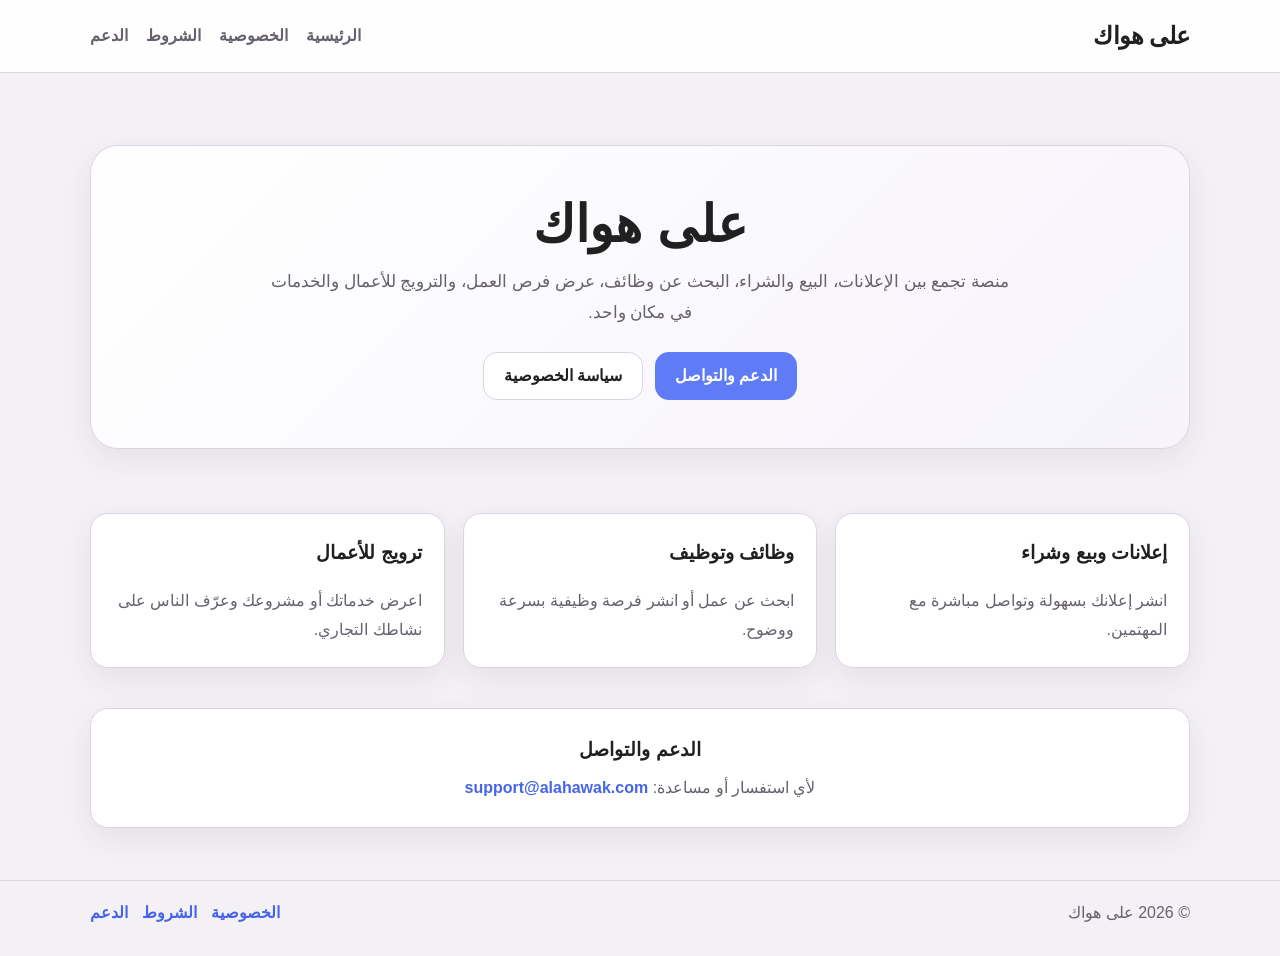
<file: index.html>
<!DOCTYPE html>
<html lang="ar" dir="rtl">
<head>
  <meta charset="UTF-8" />
  <meta name="viewport" content="width=device-width, initial-scale=1.0" />
  <title>على هواك</title>
  <meta name="description" content="على هواك - منصة للإعلانات، الوظائف، البيع والشراء، والترويج للأعمال والخدمات." />
  <link rel="stylesheet" href="style.css" />
</head>
<body>
  <header class="topbar">
    <div class="container nav">
      <div class="brand">على هواك</div>
      <nav class="menu">
        <a href="index.html">الرئيسية</a>
        <a href="privacy.html">الخصوصية</a>
        <a href="terms.html">الشروط</a>
        <a href="support.html">الدعم</a>
      </nav>
    </div>
  </header>

  <main>
    <section class="hero">
      <div class="container hero-box">
        <h1>على هواك</h1>
        <p>
          منصة تجمع بين الإعلانات، البيع والشراء، البحث عن وظائف،
          عرض فرص العمل، والترويج للأعمال والخدمات في مكان واحد.
        </p>
        <div class="hero-actions">
          <a class="btn primary" href="support.html">الدعم والتواصل</a>
          <a class="btn secondary" href="privacy.html">سياسة الخصوصية</a>
        </div>
      </div>
    </section>

    <section class="features container">
      <div class="card">
        <h2>إعلانات وبيع وشراء</h2>
        <p>انشر إعلانك بسهولة وتواصل مباشرة مع المهتمين.</p>
      </div>
      <div class="card">
        <h2>وظائف وتوظيف</h2>
        <p>ابحث عن عمل أو انشر فرصة وظيفية بسرعة ووضوح.</p>
      </div>
      <div class="card">
        <h2>ترويج للأعمال</h2>
        <p>اعرض خدماتك أو مشروعك وعرّف الناس على نشاطك التجاري.</p>
      </div>
    </section>

    <section class="contact-strip">
      <div class="container">
        <h3>الدعم والتواصل</h3>
        <p>
          لأي استفسار أو مساعدة:
          <a href="mailto:support@alahawak.com">support@alahawak.com</a>
        </p>
      </div>
    </section>
  </main>

  <footer class="footer">
    <div class="container footer-links">
      <span>© 2026 على هواك</span>
      <div>
        <a href="privacy.html">الخصوصية</a>
        <a href="terms.html">الشروط</a>
        <a href="support.html">الدعم</a>
      </div>
    </div>
  </footer>
</body>
</html>
</file>
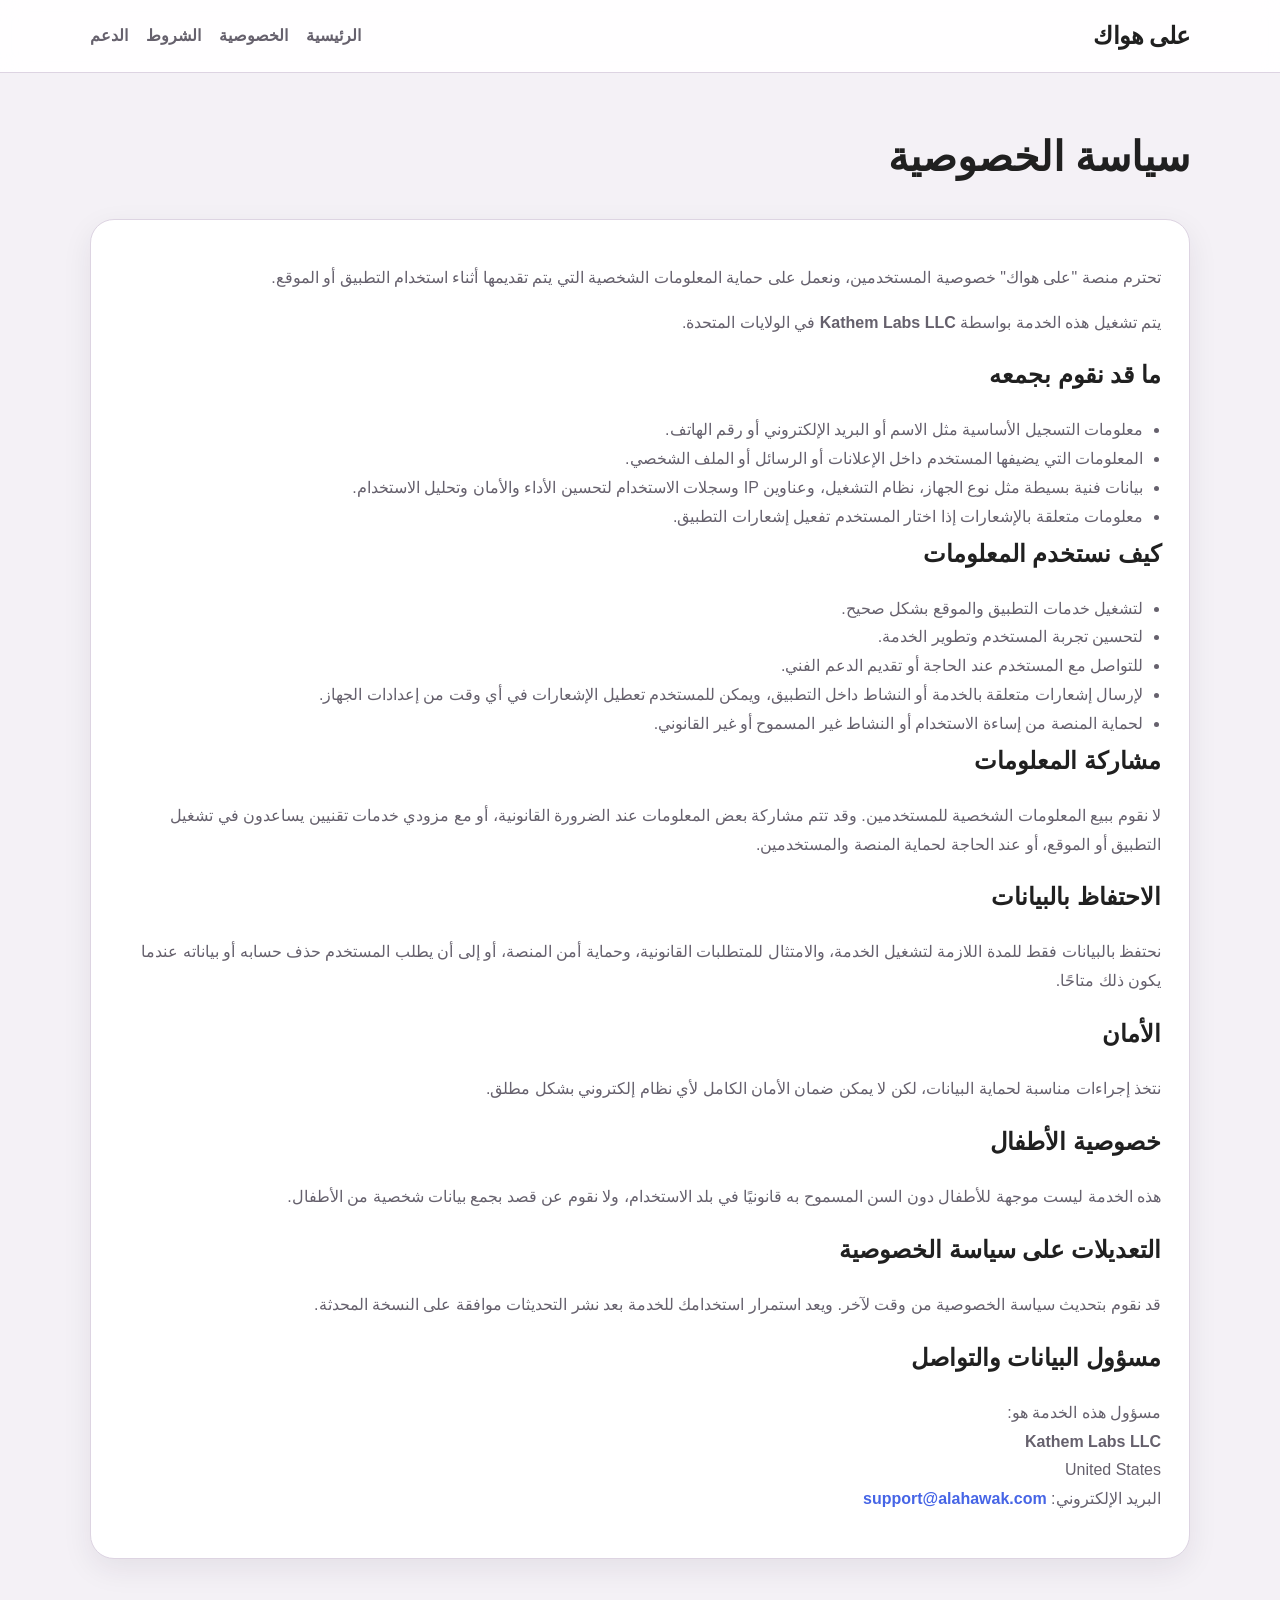
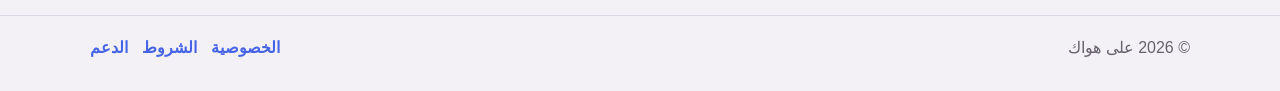
<file: privacy.html>
<!DOCTYPE html>
<html lang="ar" dir="rtl">
<head>
  <meta charset="UTF-8" />
  <meta name="viewport" content="width=device-width, initial-scale=1.0" />
  <title>سياسة الخصوصية - على هواك</title>
  <link rel="stylesheet" href="style.css" />
</head>
<body>
  <header class="topbar">
    <div class="container nav">
      <div class="brand">على هواك</div>
      <nav class="menu">
        <a href="index.html">الرئيسية</a>
        <a href="privacy.html">الخصوصية</a>
        <a href="terms.html">الشروط</a>
        <a href="support.html">الدعم</a>
      </nav>
    </div>
  </header>

  <main class="container">
    <section class="page-header">
      <h1>سياسة الخصوصية</h1>
    </section>

    <section class="page-content">
      <div class="page-box">
        <p>
          تحترم منصة "على هواك" خصوصية المستخدمين، ونعمل على حماية المعلومات
          الشخصية التي يتم تقديمها أثناء استخدام التطبيق أو الموقع.
        </p>

        <p>
          يتم تشغيل هذه الخدمة بواسطة <strong>Kathem Labs LLC</strong> في الولايات المتحدة.
        </p>

        <h2>ما قد نقوم بجمعه</h2>
        <ul>
          <li>معلومات التسجيل الأساسية مثل الاسم أو البريد الإلكتروني أو رقم الهاتف.</li>
          <li>المعلومات التي يضيفها المستخدم داخل الإعلانات أو الرسائل أو الملف الشخصي.</li>
          <li>بيانات فنية بسيطة مثل نوع الجهاز، نظام التشغيل، وعناوين IP وسجلات الاستخدام لتحسين الأداء والأمان وتحليل الاستخدام.</li>
          <li>معلومات متعلقة بالإشعارات إذا اختار المستخدم تفعيل إشعارات التطبيق.</li>
        </ul>

        <h2>كيف نستخدم المعلومات</h2>
        <ul>
          <li>لتشغيل خدمات التطبيق والموقع بشكل صحيح.</li>
          <li>لتحسين تجربة المستخدم وتطوير الخدمة.</li>
          <li>للتواصل مع المستخدم عند الحاجة أو تقديم الدعم الفني.</li>
          <li>لإرسال إشعارات متعلقة بالخدمة أو النشاط داخل التطبيق، ويمكن للمستخدم تعطيل الإشعارات في أي وقت من إعدادات الجهاز.</li>
          <li>لحماية المنصة من إساءة الاستخدام أو النشاط غير المسموح أو غير القانوني.</li>
        </ul>

        <h2>مشاركة المعلومات</h2>
        <p>
          لا نقوم ببيع المعلومات الشخصية للمستخدمين. وقد تتم مشاركة بعض
          المعلومات عند الضرورة القانونية، أو مع مزودي خدمات تقنيين يساعدون
          في تشغيل التطبيق أو الموقع، أو عند الحاجة لحماية المنصة والمستخدمين.
        </p>

        <h2>الاحتفاظ بالبيانات</h2>
        <p>
          نحتفظ بالبيانات فقط للمدة اللازمة لتشغيل الخدمة، والامتثال للمتطلبات
          القانونية، وحماية أمن المنصة، أو إلى أن يطلب المستخدم حذف حسابه أو
          بياناته عندما يكون ذلك متاحًا.
        </p>

        <h2>الأمان</h2>
        <p>
          نتخذ إجراءات مناسبة لحماية البيانات، لكن لا يمكن ضمان الأمان الكامل
          لأي نظام إلكتروني بشكل مطلق.
        </p>

        <h2>خصوصية الأطفال</h2>
        <p>
          هذه الخدمة ليست موجهة للأطفال دون السن المسموح به قانونيًا في
          بلد الاستخدام، ولا نقوم عن قصد بجمع بيانات شخصية من الأطفال.
        </p>

        <h2>التعديلات على سياسة الخصوصية</h2>
        <p>
          قد نقوم بتحديث سياسة الخصوصية من وقت لآخر. ويعد استمرار استخدامك
          للخدمة بعد نشر التحديثات موافقة على النسخة المحدثة.
        </p>

        <h2>مسؤول البيانات والتواصل</h2>
        <p>
          مسؤول هذه الخدمة هو:
          <br />
          <strong>Kathem Labs LLC</strong>
          <br />
          United States
          <br />
          البريد الإلكتروني:
          <a href="mailto:support@alahawak.com">support@alahawak.com</a>
        </p>
      </div>
    </section>
  </main>

  <footer class="footer">
    <div class="container footer-links">
      <span>© 2026 على هواك</span>
      <div>
        <a href="privacy.html">الخصوصية</a>
        <a href="terms.html">الشروط</a>
        <a href="support.html">الدعم</a>
      </div>
    </div>
  </footer>
</body>
</html>
</file>
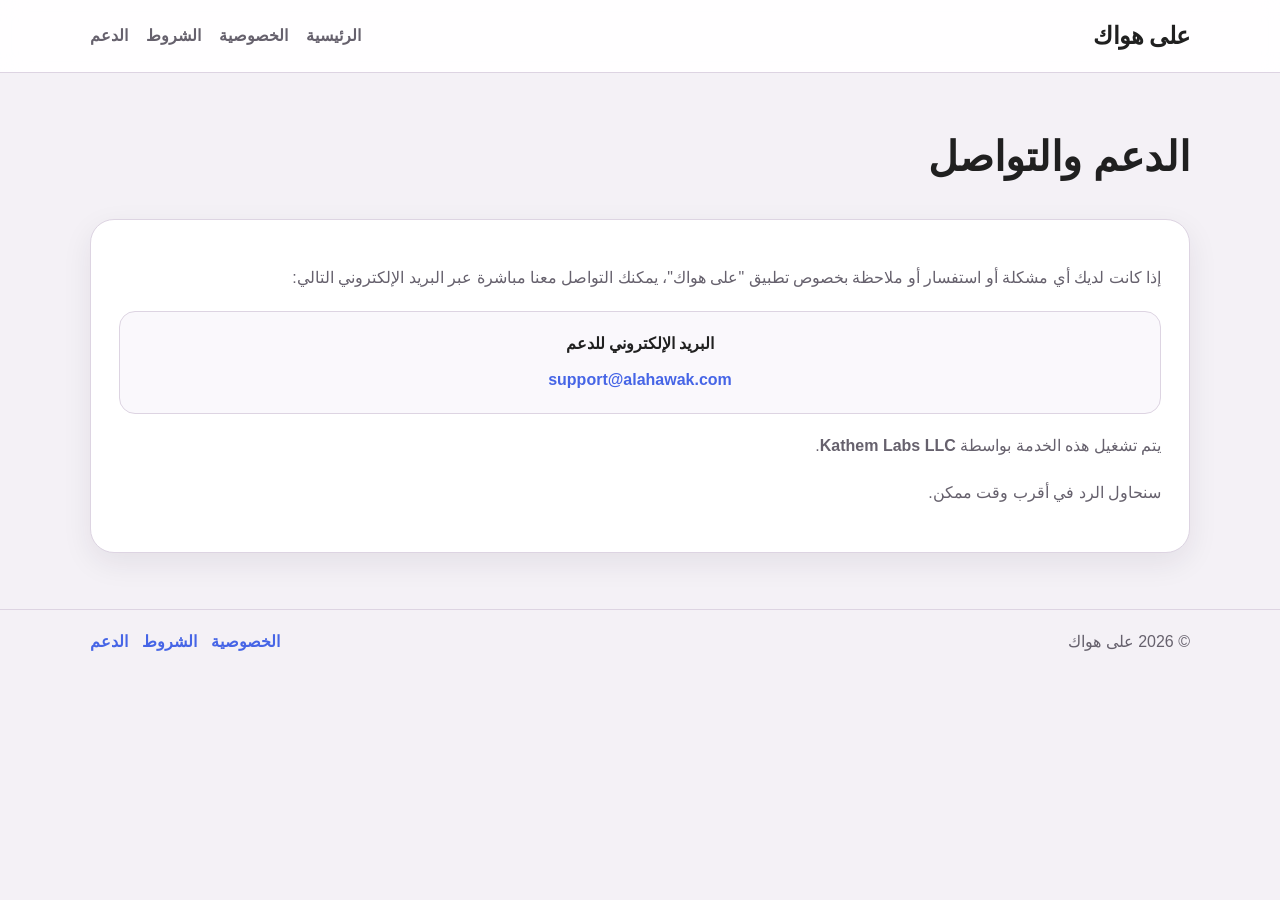
<file: support.html>
<!DOCTYPE html>
<html lang="ar" dir="rtl">
<head>
  <meta charset="UTF-8" />
  <meta name="viewport" content="width=device-width, initial-scale=1.0" />
  <title>الدعم والتواصل - على هواك</title>
  <link rel="stylesheet" href="style.css" />
</head>
<body>
  <header class="topbar">
    <div class="container nav">
      <div class="brand">على هواك</div>
      <nav class="menu">
        <a href="index.html">الرئيسية</a>
        <a href="privacy.html">الخصوصية</a>
        <a href="terms.html">الشروط</a>
        <a href="support.html">الدعم</a>
      </nav>
    </div>
  </header>

  <main class="container">
    <section class="page-header">
      <h1>الدعم والتواصل</h1>
    </section>

    <section class="page-content">
      <div class="page-box">
        <p>
          إذا كانت لديك أي مشكلة أو استفسار أو ملاحظة بخصوص تطبيق "على هواك"،
          يمكنك التواصل معنا مباشرة عبر البريد الإلكتروني التالي:
        </p>

        <div class="mail-box">
          <strong>البريد الإلكتروني للدعم</strong>
          <a href="mailto:support@alahawak.com">support@alahawak.com</a>
        </div>

        <p style="margin-top: 18px;">
          يتم تشغيل هذه الخدمة بواسطة <strong>Kathem Labs LLC</strong>.
        </p>

        <p style="margin-top: 18px;">
          سنحاول الرد في أقرب وقت ممكن.
        </p>
      </div>
    </section>
  </main>

  <footer class="footer">
    <div class="container footer-links">
      <span>© 2026 على هواك</span>
      <div>
        <a href="privacy.html">الخصوصية</a>
        <a href="terms.html">الشروط</a>
        <a href="support.html">الدعم</a>
      </div>
    </div>
  </footer>
</body>
</html>
</file>
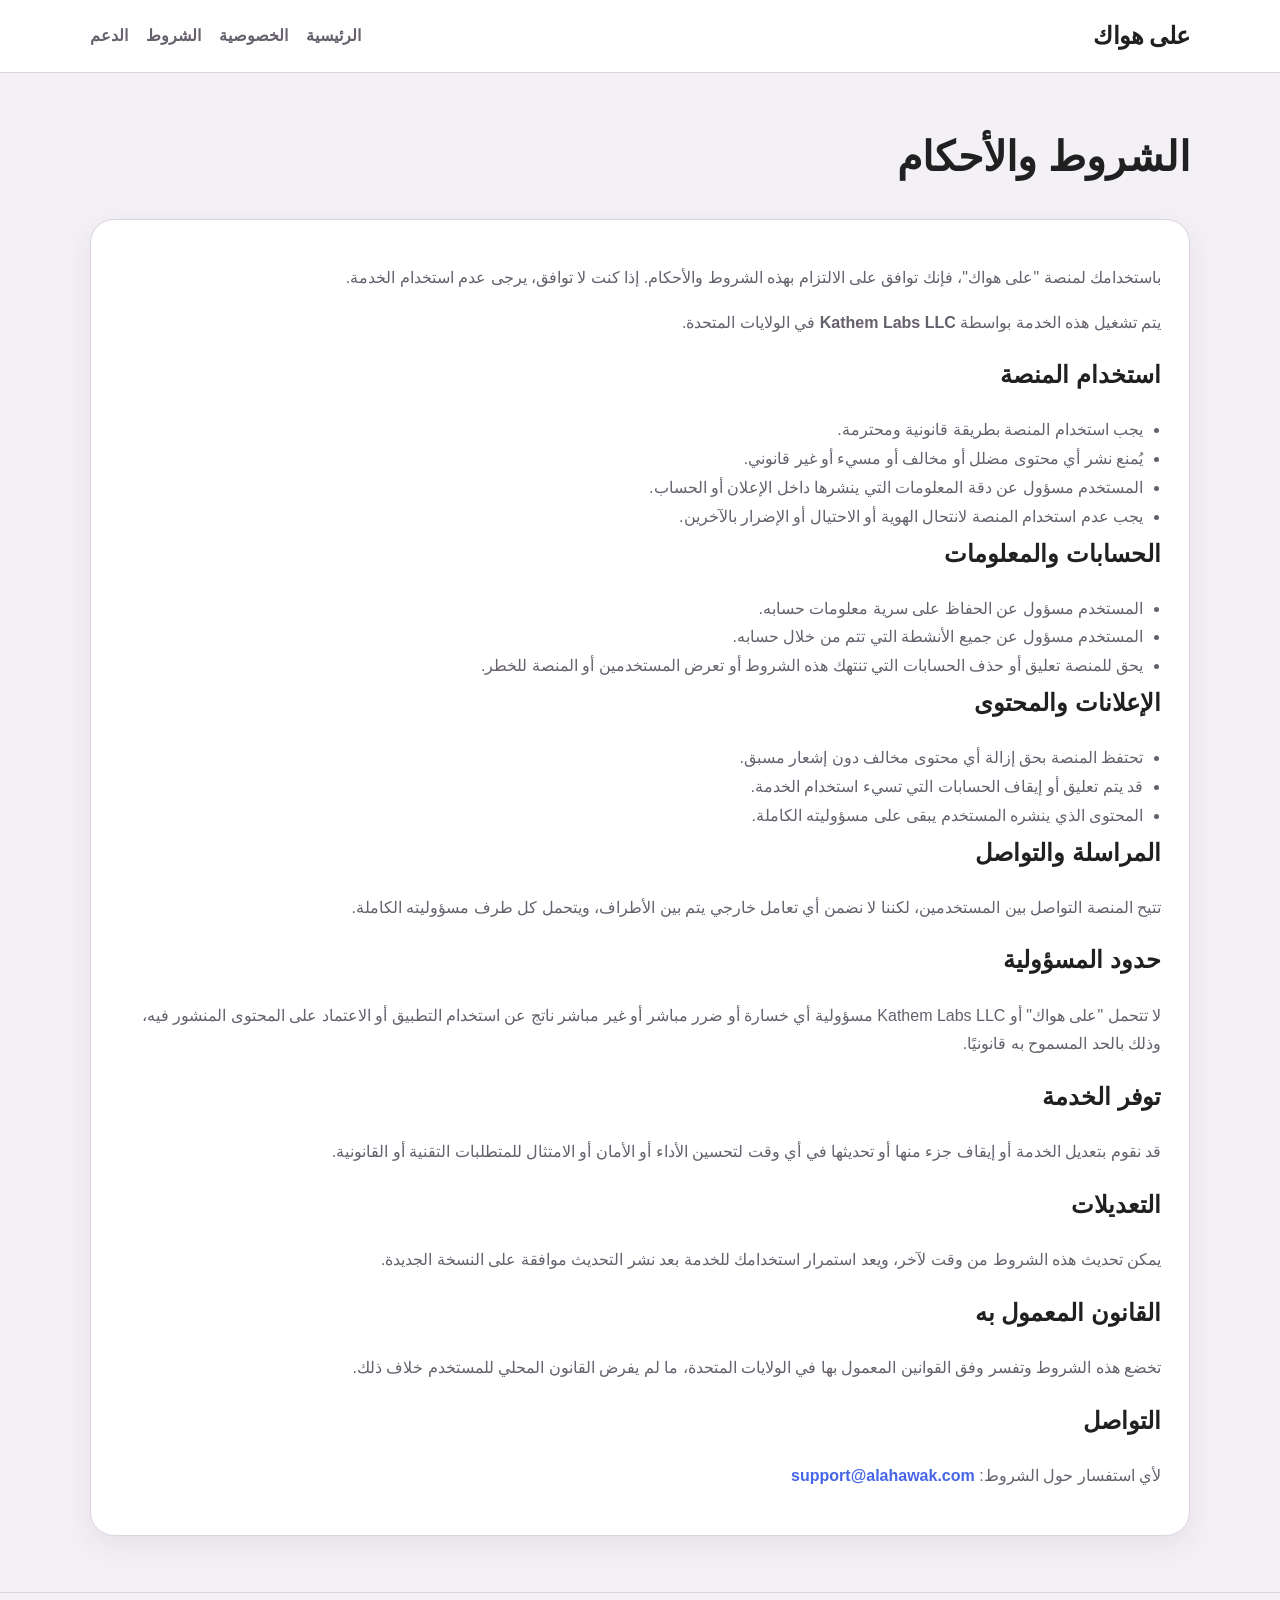
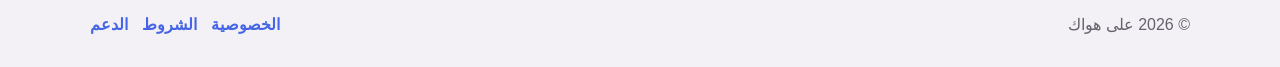
<file: terms.html>
<!DOCTYPE html>
<html lang="ar" dir="rtl">
<head>
  <meta charset="UTF-8" />
  <meta name="viewport" content="width=device-width, initial-scale=1.0" />
  <title>الشروط والأحكام - على هواك</title>
  <link rel="stylesheet" href="style.css" />
</head>
<body>
  <header class="topbar">
    <div class="container nav">
      <div class="brand">على هواك</div>
      <nav class="menu">
        <a href="index.html">الرئيسية</a>
        <a href="privacy.html">الخصوصية</a>
        <a href="terms.html">الشروط</a>
        <a href="support.html">الدعم</a>
      </nav>
    </div>
  </header>

  <main class="container">
    <section class="page-header">
      <h1>الشروط والأحكام</h1>
    </section>

    <section class="page-content">
      <div class="page-box">
        <p>
          باستخدامك لمنصة "على هواك"، فإنك توافق على الالتزام بهذه الشروط
          والأحكام. إذا كنت لا توافق، يرجى عدم استخدام الخدمة.
        </p>

        <p>
          يتم تشغيل هذه الخدمة بواسطة <strong>Kathem Labs LLC</strong> في الولايات المتحدة.
        </p>

        <h2>استخدام المنصة</h2>
        <ul>
          <li>يجب استخدام المنصة بطريقة قانونية ومحترمة.</li>
          <li>يُمنع نشر أي محتوى مضلل أو مخالف أو مسيء أو غير قانوني.</li>
          <li>المستخدم مسؤول عن دقة المعلومات التي ينشرها داخل الإعلان أو الحساب.</li>
          <li>يجب عدم استخدام المنصة لانتحال الهوية أو الاحتيال أو الإضرار بالآخرين.</li>
        </ul>

        <h2>الحسابات والمعلومات</h2>
        <ul>
          <li>المستخدم مسؤول عن الحفاظ على سرية معلومات حسابه.</li>
          <li>المستخدم مسؤول عن جميع الأنشطة التي تتم من خلال حسابه.</li>
          <li>يحق للمنصة تعليق أو حذف الحسابات التي تنتهك هذه الشروط أو تعرض المستخدمين أو المنصة للخطر.</li>
        </ul>

        <h2>الإعلانات والمحتوى</h2>
        <ul>
          <li>تحتفظ المنصة بحق إزالة أي محتوى مخالف دون إشعار مسبق.</li>
          <li>قد يتم تعليق أو إيقاف الحسابات التي تسيء استخدام الخدمة.</li>
          <li>المحتوى الذي ينشره المستخدم يبقى على مسؤوليته الكاملة.</li>
        </ul>

        <h2>المراسلة والتواصل</h2>
        <p>
          تتيح المنصة التواصل بين المستخدمين، لكننا لا نضمن أي تعامل خارجي يتم
          بين الأطراف، ويتحمل كل طرف مسؤوليته الكاملة.
        </p>

        <h2>حدود المسؤولية</h2>
        <p>
          لا تتحمل "على هواك" أو Kathem Labs LLC مسؤولية أي خسارة أو ضرر مباشر
          أو غير مباشر ناتج عن استخدام التطبيق أو الاعتماد على المحتوى المنشور فيه،
          وذلك بالحد المسموح به قانونيًا.
        </p>

        <h2>توفر الخدمة</h2>
        <p>
          قد نقوم بتعديل الخدمة أو إيقاف جزء منها أو تحديثها في أي وقت لتحسين
          الأداء أو الأمان أو الامتثال للمتطلبات التقنية أو القانونية.
        </p>

        <h2>التعديلات</h2>
        <p>
          يمكن تحديث هذه الشروط من وقت لآخر، ويعد استمرار استخدامك للخدمة بعد
          نشر التحديث موافقة على النسخة الجديدة.
        </p>

        <h2>القانون المعمول به</h2>
        <p>
          تخضع هذه الشروط وتفسر وفق القوانين المعمول بها في الولايات المتحدة،
          ما لم يفرض القانون المحلي للمستخدم خلاف ذلك.
        </p>

        <h2>التواصل</h2>
        <p>
          لأي استفسار حول الشروط:
          <a href="mailto:support@alahawak.com">support@alahawak.com</a>
        </p>
      </div>
    </section>
  </main>

  <footer class="footer">
    <div class="container footer-links">
      <span>© 2026 على هواك</span>
      <div>
        <a href="privacy.html">الخصوصية</a>
        <a href="terms.html">الشروط</a>
        <a href="support.html">الدعم</a>
      </div>
    </div>
  </footer>
</body>
</html>
</file>
<file: style.css>
:root {

  --bg: #f4f1f6;

  --surface: #ffffff;

  --text: #202020;

  --muted: #66616d;

  --line: #ddd4e2;

  --primary: #5f7cf6;

  --primary-dark: #4665e6;

  --shadow: 0 10px 30px rgba(33, 25, 45, 0.08);

  --radius: 18px;

}



* {

  box-sizing: border-box;

}



html {

  scroll-behavior: smooth;

}



body {

  margin: 0;

  font-family: -apple-system, BlinkMacSystemFont, "SF Pro Display", "Segoe UI",

    Tahoma, Arial, sans-serif;

  background: var(--bg);

  color: var(--text);

  line-height: 1.8;

}



a {

  color: inherit;

  text-decoration: none;

}



.container {

  width: min(1100px, calc(100% - 32px));

  margin: 0 auto;

}



.topbar {

  background: rgba(255, 255, 255, 0.92);

  backdrop-filter: blur(12px);

  border-bottom: 1px solid var(--line);

  position: sticky;

  top: 0;

  z-index: 10;

}



.nav {

  min-height: 72px;

  display: flex;

  align-items: center;

  justify-content: space-between;

  gap: 18px;

}



.brand {

  font-size: 1.5rem;

  font-weight: 800;

  letter-spacing: -0.02em;

}



.menu {

  display: flex;

  align-items: center;

  gap: 18px;

  flex-wrap: wrap;

}



.menu a {

  color: var(--muted);

  font-weight: 600;

}



.menu a:hover {

  color: var(--text);

}



.hero {

  padding: 72px 0 40px;

}



.hero-box {

  background: linear-gradient(135deg, #ffffff, #f6f3fb);

  border: 1px solid var(--line);

  border-radius: 28px;

  box-shadow: var(--shadow);

  padding: 48px 28px;

  text-align: center;

}



.hero-box h1 {

  margin: 0 0 12px;

  font-size: clamp(2rem, 4vw, 3.4rem);

  line-height: 1.2;

}



.hero-box p {

  max-width: 760px;

  margin: 0 auto;

  color: var(--muted);

  font-size: 1.06rem;

}



.hero-actions {

  margin-top: 24px;

  display: flex;

  gap: 12px;

  justify-content: center;

  flex-wrap: wrap;

}



.btn {

  display: inline-flex;

  align-items: center;

  justify-content: center;

  min-height: 48px;

  padding: 0 20px;

  border-radius: 14px;

  font-weight: 700;

  transition: 0.2s ease;

}



.btn.primary {

  background: var(--primary);

  color: #fff;

}



.btn.primary:hover {

  background: var(--primary-dark);

}



.btn.secondary {

  background: #fff;

  border: 1px solid var(--line);

}



.btn.secondary:hover {

  background: #faf8fc;

}



.features {

  padding: 24px 0 40px;

  display: grid;

  grid-template-columns: repeat(3, 1fr);

  gap: 18px;

}



.card {

  background: var(--surface);

  border: 1px solid var(--line);

  border-radius: var(--radius);

  box-shadow: var(--shadow);

  padding: 22px;

}



.card h2 {

  margin-top: 0;

  font-size: 1.2rem;

}



.card p {

  margin-bottom: 0;

  color: var(--muted);

}



.contact-strip {

  padding: 0 0 52px;

}



.contact-strip .container {

  background: var(--surface);

  border: 1px solid var(--line);

  border-radius: var(--radius);

  box-shadow: var(--shadow);

  padding: 24px;

  text-align: center;

}



.contact-strip h3 {

  margin: 0 0 8px;

}



.contact-strip p {

  margin: 0;

  color: var(--muted);

}



.contact-strip a,

.page-content a,

.footer a {

  color: var(--primary-dark);

  font-weight: 700;

}



.footer {

  border-top: 1px solid var(--line);

  padding: 18px 0 28px;

}



.footer-links {

  display: flex;

  justify-content: space-between;

  align-items: center;

  gap: 18px;

  flex-wrap: wrap;

  color: var(--muted);

}



.footer-links > div {

  display: flex;

  gap: 14px;

  flex-wrap: wrap;

}



.page-header {

  padding: 48px 0 16px;

}



.page-header h1 {

  margin: 0;

  font-size: clamp(1.8rem, 3.2vw, 2.7rem);

}



.page-content {

  padding: 8px 0 56px;

}



.page-box {

  background: var(--surface);

  border: 1px solid var(--line);

  border-radius: 24px;

  box-shadow: var(--shadow);

  padding: 28px;

}



.page-box h2 {

  margin-top: 0;

}



.page-box p,

.page-box li {

  color: var(--muted);

}



.page-box ul {

  padding-right: 18px;

  margin: 10px 0 0;

}



.mail-box {

  margin-top: 18px;

  padding: 18px;

  border: 1px solid var(--line);

  border-radius: 16px;

  background: #faf8fc;

  text-align: center;

}



.mail-box strong {

  display: block;

  margin-bottom: 8px;

  color: var(--text);

}



@media (max-width: 850px) {

  .features {

    grid-template-columns: 1fr;

  }



  .nav {

    padding: 12px 0;

    align-items: flex-start;

    flex-direction: column;

  }



  .menu {

    gap: 12px;

  }



  .hero-box {

    padding: 36px 20px;

  }

}
</file>
